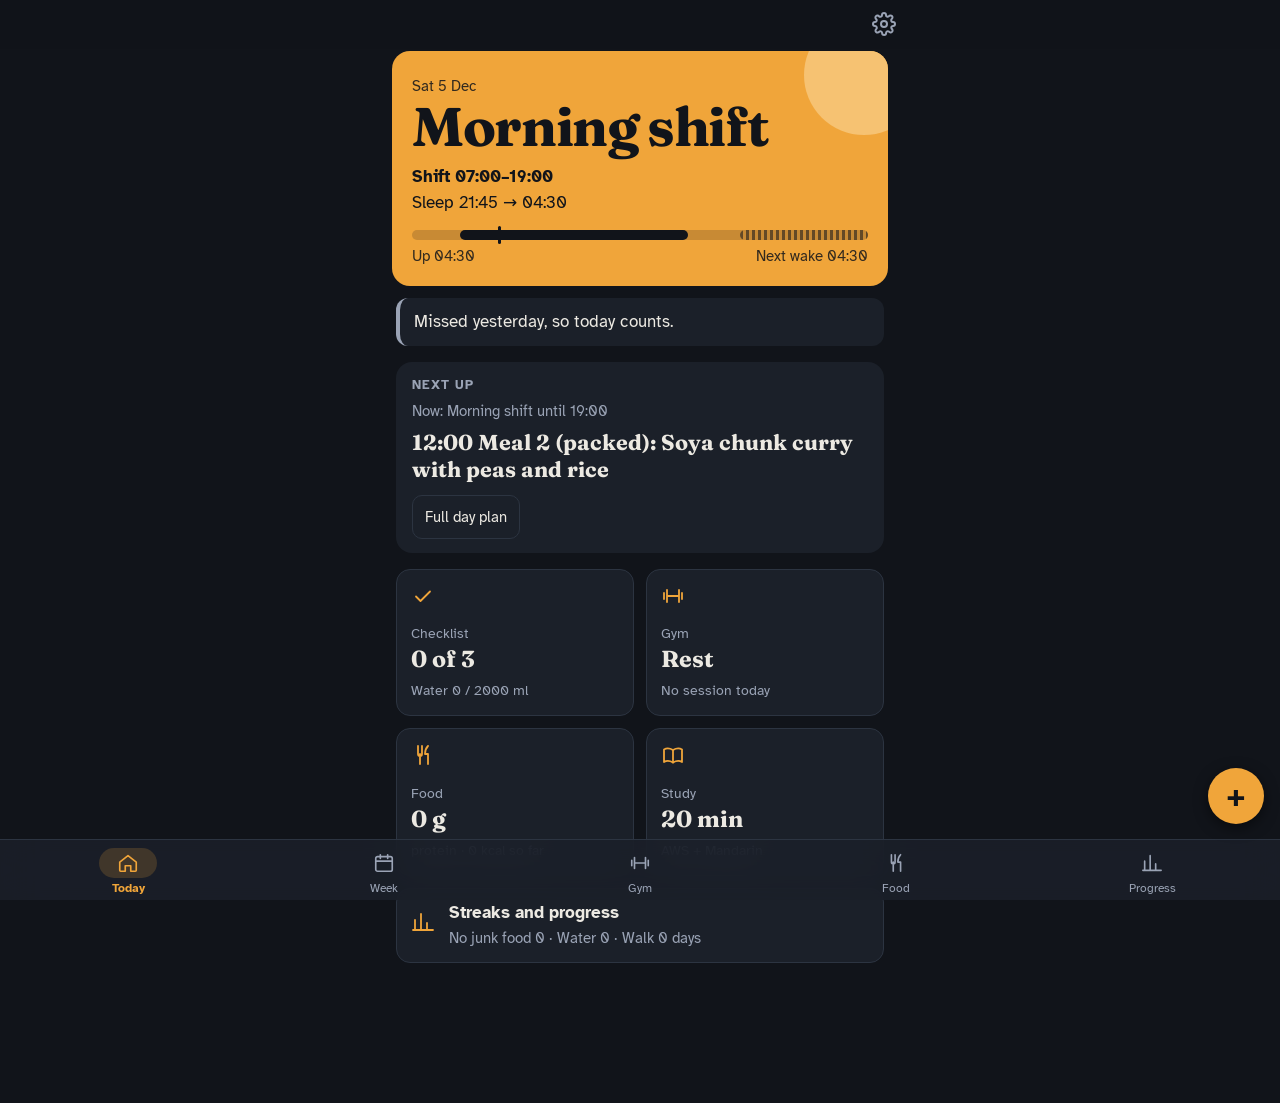
<file: index.html>
<!doctype html>
<html lang="en">
<head>
<meta charset="utf-8">
<meta name="viewport" content="width=device-width, initial-scale=1, viewport-fit=cover">
<meta name="theme-color" content="#11141a">
<meta name="apple-mobile-web-app-capable" content="yes">
<meta name="mobile-web-app-capable" content="yes">
<meta name="apple-mobile-web-app-status-bar-style" content="black-translucent">
<meta name="apple-mobile-web-app-title" content="Routine">
<link rel="manifest" href="manifest.webmanifest">
<link rel="apple-touch-icon" href="icons/apple-touch-icon.png">
<link rel="icon" type="image/png" sizes="32x32" href="icons/favicon-32.png">
<link rel="preload" href="fonts/atkinson-400.woff2" as="font" type="font/woff2" crossorigin>
<link rel="preload" href="fonts/fraunces-700.woff2" as="font" type="font/woff2" crossorigin>
<title>Routine</title>
<link rel="stylesheet" href="styles.css">
</head>
<body>
<header id="appbar" class="appbar"></header>
<main id="main"><p class="muted" style="padding-top:40px">Loading your day…</p></main>
<div id="fab"></div>
<div id="toast" class="toast" role="status" aria-live="polite" hidden></div>
<nav class="tabs" aria-label="Main">
  <a href="#/today" data-tab="today"><svg viewBox="0 0 24 24" width="22" height="22" fill="none" stroke="currentColor" stroke-width="1.8" stroke-linecap="round" stroke-linejoin="round" aria-hidden="true"><path d="M3 11l9-7 9 7v9a1 1 0 0 1-1 1h-5v-6H9v6H4a1 1 0 0 1-1-1z"/></svg><span>Today</span></a><a href="#/week" data-tab="week"><svg viewBox="0 0 24 24" width="22" height="22" fill="none" stroke="currentColor" stroke-width="1.8" stroke-linecap="round" stroke-linejoin="round" aria-hidden="true"><rect x="3" y="5" width="18" height="16" rx="2"/><path d="M3 10h18M8 3v4M16 3v4"/></svg><span>Week</span></a><a href="#/gym" data-tab="gym"><svg viewBox="0 0 24 24" width="22" height="22" fill="none" stroke="currentColor" stroke-width="1.8" stroke-linecap="round" stroke-linejoin="round" aria-hidden="true"><path d="M3 9v6M6 6v12M18 6v12M21 9v6M6 12h12"/></svg><span>Gym</span></a>
  <a href="#/food" data-tab="food"><svg viewBox="0 0 24 24" width="22" height="22" fill="none" stroke="currentColor" stroke-width="1.8" stroke-linecap="round" stroke-linejoin="round" aria-hidden="true"><path d="M7 3v8a2 2 0 0 0 4 0V3M9 11v10M17 3c-2 2-3 5-3 8h3v10"/></svg><span>Food</span></a><a href="#/progress" data-tab="progress"><svg viewBox="0 0 24 24" width="22" height="22" fill="none" stroke="currentColor" stroke-width="1.8" stroke-linecap="round" stroke-linejoin="round" aria-hidden="true"><path d="M4 20V10M10 20V4M16 20v-7M22 20H2"/></svg><span>Progress</span></a>
</nav>
<noscript><p>Routine needs JavaScript turned on.</p></noscript>
<script type="module" src="js/app.js"></script>
</body>
</html>
</file>
<file: styles.css>
/* Bundled fonts (SIL OFL 1.1, see fonts/OFL-*.txt). Latin subset, woff2 only.
   This file is concatenated into /styles.css at the repo root, so url() paths are
   relative to the root ("fonts/…"), not to this styles/ folder. */
@font-face{font-family:"Fraunces";font-style:normal;font-weight:600;font-display:swap;
  src:url('fonts/fraunces-600.woff2') format('woff2');
  unicode-range:U+0000-00FF,U+0131,U+0152-0153,U+02BB-02BC,U+02C6,U+02DA,U+02DC,U+0304,U+0308,U+0329,U+2000-206F,U+20AC,U+2122,U+2191,U+2193,U+2212,U+2215,U+FEFF,U+FFFD}
@font-face{font-family:"Fraunces";font-style:normal;font-weight:700;font-display:swap;
  src:url('fonts/fraunces-700.woff2') format('woff2');
  unicode-range:U+0000-00FF,U+0131,U+0152-0153,U+02BB-02BC,U+02C6,U+02DA,U+02DC,U+0304,U+0308,U+0329,U+2000-206F,U+20AC,U+2122,U+2191,U+2193,U+2212,U+2215,U+FEFF,U+FFFD}
@font-face{font-family:"Atkinson Hyperlegible";font-style:normal;font-weight:400;font-display:swap;
  src:url('fonts/atkinson-400.woff2') format('woff2');
  unicode-range:U+0000-00FF,U+0131,U+0152-0153,U+02BB-02BC,U+02C6,U+02DA,U+02DC,U+0304,U+0308,U+0329,U+2000-206F,U+20AC,U+2122,U+2191,U+2193,U+2212,U+2215,U+FEFF,U+FFFD}
@font-face{font-family:"Atkinson Hyperlegible";font-style:normal;font-weight:700;font-display:swap;
  src:url('fonts/atkinson-700.woff2') format('woff2');
  unicode-range:U+0000-00FF,U+0131,U+0152-0153,U+02BB-02BC,U+02C6,U+02DA,U+02DC,U+0304,U+0308,U+0329,U+2000-206F,U+20AC,U+2122,U+2191,U+2193,U+2212,U+2215,U+FEFF,U+FFFD}

/* Palette (see docs/reference.md)
   Ink    #11141a  page background
   Slate  #1b2029  raised surfaces
   Bone   #ece9e2  main text
   Mist   #9aa3b5  secondary text, outlines
   Ember  #f0a53a  accent, progress, focus, morning block
   Indigo #26305c  night block
*/
:root{--ink:#11141a;--slate:#1b2029;--line:#2c3441;--bone:#ece9e2;--mist:#9aa3b5;--ember:#f0a53a;--indigo:#26305c;--indigo-hi:#5a6bc4;
--display:"Fraunces",Georgia,"Iowan Old Style",serif;--text:"Atkinson Hyperlegible",system-ui,-apple-system,"Segoe UI",sans-serif;
color-scheme:dark}
*{box-sizing:border-box}
html{-webkit-text-size-adjust:100%}
body{margin:0;background:var(--ink);color:var(--bone);font:17px/1.45 var(--text)}
main{max-width:520px;margin:0 auto;padding:calc(env(safe-area-inset-top) + 8px) max(16px, env(safe-area-inset-right)) calc(84px + env(safe-area-inset-bottom)) max(16px, env(safe-area-inset-left))}
h1,h2,h3{margin:0}
h2{font-size:1.08rem;font-weight:700;margin:26px 0 10px}
h3{font-size:1rem;font-weight:700;margin:14px 0 6px}
p{margin:6px 0}
a{color:var(--ember)}
.page-title{font:700 2rem/1.1 var(--display);margin:18px 0 4px;letter-spacing:-.01em}
.muted{color:var(--mist);font-size:.94rem}
.num{font-variant-numeric:tabular-nums}

/* Callouts */
.note{background:var(--slate);border-left:4px solid var(--ember);padding:12px 14px;margin:12px 0;border-radius:0 6px 6px 0}
.note.alert{border-left-color:#e8735a}
.note.calm{border-left-color:var(--mist)}

/* Lists and rows */
.list{list-style:none;margin:0;padding:0;display:grid;gap:8px}
.rules{list-style:none;margin:0;padding:0}
.rules>li{padding:12px 0;border-bottom:1px solid var(--line)}
.rules>li:last-child{border-bottom:0}
.row{display:flex;gap:8px;align-items:center;flex-wrap:wrap}
.grow{flex:1;min-width:0}
.item{display:flex;gap:8px}
.tile{background:var(--slate);border-radius:6px;padding:14px}

/* Buttons. Every tap target is at least 44px. */
.btn,.check,.add{min-height:48px;font:inherit;font-size:1rem;color:var(--bone);background:var(--slate);border:1px solid var(--line);border-radius:6px;cursor:pointer;padding:0 14px;display:inline-flex;align-items:center;justify-content:center;gap:6px;text-decoration:none}
.btn.primary{background:var(--ember);color:var(--ink);border-color:var(--ember);font-weight:700}
.btn.ghost{background:transparent}
.btn.small{min-height:44px;padding:0 12px;font-size:.95rem}
.btn.wide,.wide{width:100%}
.btn[disabled]{opacity:.45;cursor:default}
.btn[aria-pressed=true]{border-color:var(--ember);background:#2a2518}
.chips{display:flex;flex-wrap:wrap;gap:8px}

/* Checklist toggle */
.check{flex:1;justify-content:flex-start;text-align:left;padding:0 14px 0 48px;position:relative}
.check::before{content:"";position:absolute;left:14px;width:22px;height:22px;border:2px solid var(--mist);border-radius:5px}
.check[aria-pressed=true],.check[data-done=true]{border-color:var(--ember);background:#2a2518}
.check[aria-pressed=true]::before,.check[data-done=true]::before{content:"\2713";background:var(--ember);border-color:var(--ember);color:var(--ink);font-weight:700;text-align:center;line-height:18px}
.add{min-width:56px;padding:0 10px}

/* Forms. Inputs are 16px or larger so iOS never zooms on focus. */
label{display:block}
.field{display:grid;gap:4px;margin:10px 0}
.field>span{color:var(--mist);font-size:.92rem}
input,select,textarea{font:inherit;font-size:16px;color:var(--bone);background:var(--ink);border:1px solid var(--line);border-radius:6px;min-height:48px;padding:0 12px;width:100%}
textarea{padding:10px 12px;min-height:80px}
input[type=checkbox],input[type=radio]{width:22px;height:22px;min-height:0;accent-color:var(--ember)}
.toggle{display:flex;align-items:center;gap:12px;min-height:48px}

/* Fold-out sections */
details.fold{background:var(--slate);border-radius:6px;margin:8px 0;padding:0 14px}
details.fold>summary{min-height:48px;display:flex;align-items:center;font-weight:600;cursor:pointer;list-style:none}
details.fold>summary::-webkit-details-marker{display:none}
details.fold>summary::after{content:"+";margin-left:auto;color:var(--mist);font-weight:400}
details.fold[open]>summary::after{content:"\2212"}
details.fold[open]{padding-bottom:12px}

/* Segmented sub-navigation inside a tab */
.seg{display:flex;gap:4px;background:var(--slate);border-radius:8px;padding:4px;margin:12px 0}
.seg a,.seg button{flex:1;min-height:44px;display:grid;place-items:center;color:var(--mist);text-decoration:none;border-radius:6px;font:inherit;font-size:.95rem;background:none;border:0;cursor:pointer}
.seg [aria-current=page],.seg [aria-pressed=true]{background:var(--ink);color:var(--bone);font-weight:700}

/* Progress */
.bar{height:6px;background:var(--slate);border-radius:3px;margin-top:8px;overflow:hidden}
.bar>b{display:block;height:100%;background:var(--ember)}
.tag{display:inline-block;font-size:.85rem;color:var(--mist);border:1px solid var(--line);border-radius:4px;padding:1px 6px;margin-right:4px}

:focus-visible{outline:3px solid var(--ember);outline-offset:2px}

/* Bottom tab bar */
nav.tabs{position:fixed;inset:auto 0 0;display:flex;background:var(--slate);border-top:1px solid var(--line);padding:0 env(safe-area-inset-right) env(safe-area-inset-bottom) env(safe-area-inset-left);z-index:5}
nav.tabs a{flex:1;min-height:56px;display:grid;place-items:center;color:var(--mist);text-decoration:none;font-size:.8rem}
nav.tabs a[aria-current]{color:var(--ember);font-weight:700}

@media (prefers-reduced-motion:no-preference){.bar>b{transition:width .2s}}

/* Today header: the one bold element in the app. */
.hero{margin:10px -4px 0;padding:22px 20px 18px;border-radius:8px;position:relative;overflow:hidden}
.hero h1{font:700 clamp(2.6rem,13vw,3.4rem)/.95 var(--display);margin:4px 0 12px;letter-spacing:-.025em}
.hero p{margin:2px 0}
.hero .hero-date{font-size:.95rem;opacity:.85}
.hero .hero-shift{font-weight:700}
.hero.night{background:var(--indigo);color:var(--bone)}
.hero.night::after{content:"";position:absolute;right:-40px;top:-40px;width:150px;height:150px;border-radius:50%;box-shadow:-22px 18px 0 0 #3a4683;pointer-events:none}
.hero.morning{background:var(--ember);color:var(--ink)}
.hero.morning::after{content:"";position:absolute;right:-36px;top:-36px;width:120px;height:120px;border-radius:50%;background:#f6c272;pointer-events:none}
.hero.off{background:var(--slate);box-shadow:inset 0 0 0 2px var(--mist)}
.hero>*{position:relative;z-index:1}
.strip{position:relative;height:10px;border-radius:5px;background:rgba(255,255,255,.14);margin-top:14px}
.hero.morning .strip{background:rgba(17,20,26,.18)}
.strip i{position:absolute;top:0;bottom:0;border-radius:5px}
.strip .sh{background:var(--bone)}
.hero.morning .strip .sh{background:var(--ink)}
.strip .sl{background:repeating-linear-gradient(90deg,currentColor 0 3px,transparent 3px 6px);opacity:.55}
.strip .now{width:3px;top:-4px;bottom:-4px;background:currentColor;border-radius:2px}
.strip-legend{display:flex;justify-content:space-between;margin-top:6px;color:inherit;opacity:.85}

.next .next-main{font-size:1.15rem;font-weight:700;margin:4px 0 10px}
.switch h2{margin:0 0 6px}
.switch .today{font-weight:700}
.switch li b{color:var(--ember)}

/* 4-week grid */
.grid{display:grid;grid-template-columns:repeat(7,1fr);gap:4px;max-width:360px}
.grid i{aspect-ratio:1;border-radius:3px;background:var(--slate)}
.grid .c1{background:#6b4f1d}.grid .c2{background:#b07a22}.grid .c3{background:var(--ember)}
.grid .today{outline:2px solid var(--bone);outline-offset:1px}

/* Week */
.weeknav{margin:8px 0 12px}
.weeklist .day{display:grid;gap:2px;padding:12px 14px;background:var(--slate);border-radius:6px;border-left:6px solid var(--mist);color:var(--bone);text-decoration:none}
.weeklist .day.night{border-left-color:var(--indigo-hi)}
.weeklist .day.morning{border-left-color:var(--ember)}
.weeklist .day.now{outline:2px solid var(--bone)}
.weeklist .day span{color:var(--mist);font-size:.92rem}

/* Day timeline */
.timeline{list-style:none;margin:0;padding:0 0 0 14px;border-left:2px solid var(--line)}
.timeline li{display:grid;grid-template-columns:6.4rem 1fr;gap:8px;padding:8px 0;position:relative}
.timeline li::before{content:"";position:absolute;left:-21px;top:13px;width:10px;height:10px;border-radius:50%;background:var(--mist)}
.timeline .tl-shift::before{background:var(--indigo-hi)}
.timeline .tl-gym::before,.timeline .tl-cook::before{background:var(--ember)}
.timeline .tl-study::before{background:var(--bone)}
.timeline .tl-sleep{color:var(--mist)}
.tl-time{color:var(--mist);font-size:.92rem}
.customshift{margin-top:8px}
.movepick{margin-top:10px}

/* Toast */
.toast{position:fixed;left:50%;transform:translateX(-50%);bottom:calc(68px + env(safe-area-inset-bottom));background:var(--bone);color:var(--ink);padding:10px 16px;border-radius:6px;font-weight:700;z-index:10;max-width:90vw}

/* Progress module */
.prog-sr{position:absolute;width:1px;height:1px;overflow:hidden;clip:rect(0 0 0 0);white-space:nowrap}
.prog-big{font:700 2.6rem/1 var(--display);margin:4px 0 10px}
.prog-big small{font:400 1rem var(--text);color:var(--mist)}
.prog-latest .row:last-child{margin-top:12px}
.prog-gap{margin-top:8px}
.prog-form{margin:8px 0 16px}
.prog-bar{margin:6px 0 2px}
.prog-today .btn{margin-top:4px}
.prog-review>li>p{margin:2px 0 0;font-size:1.05rem}
.prog-month h2{font:700 1.25rem/1.2 var(--display);margin-top:24px}
.chart{margin:8px 0}
.chart svg{width:100%;height:auto;display:block}

/* Habit heatmap: one column per week (Mon at top), digits carry the meaning, colour backs it up */
.prog-heat{display:flex;gap:4px;margin:12px 0;overflow-x:auto}
.prog-days,.prog-grid{display:grid;grid-template-rows:repeat(7,1fr);gap:3px}
.prog-grid{grid-auto-flow:column;grid-auto-columns:minmax(20px,1fr);flex:1}
.prog-days span{font-size:.75rem;color:var(--mist);display:grid;place-items:center;height:22px;width:16px}
.prog-cell{display:inline-grid;place-items:center;height:22px;min-width:20px;border-radius:3px;font:normal 700 .72rem/1 var(--text);font-variant-numeric:tabular-nums}
.prog-cell.none{background:transparent;border:1px dashed var(--line)}
.prog-cell.c0{background:var(--slate);color:var(--mist)}
.prog-cell.c1{background:#4a3a1c;color:var(--bone)}
.prog-cell.c2{background:#b07a2c;color:var(--ink)}
.prog-cell.c3{background:var(--ember);color:var(--ink)}
.prog-legend{display:flex;align-items:center;gap:6px;flex-wrap:wrap}
.prog-legend .prog-cell{width:22px}

/* Settings screen */
.set-fold h3{margin-top:18px}
.set-fold .set-sub{font-size:1rem;margin:22px 0 4px;padding-top:14px;border-top:1px solid var(--line)}
.set-fold small{display:block;font-size:.88rem;line-height:1.35}
.set-pair{display:grid;grid-template-columns:1fr 1fr;gap:10px}
.set-pair .field{margin:6px 0;min-width:0}
.set-err{color:#f19a85;font-size:.92rem}
.set input[aria-invalid=true]{border-color:#e8735a}
.set fieldset{border:1px solid var(--line);border-radius:6px;margin:12px 0;padding:4px 12px 8px;display:grid;grid-template-columns:1fr 1fr;column-gap:8px}
.set legend{padding:0 6px;color:var(--mist);font-size:.92rem}
.set .toggle span{min-width:0}
.set-ov>li{gap:12px;flex-wrap:nowrap}
.set-past{margin:6px 0 10px}
.set-past>summary{min-height:44px;display:flex;align-items:center;color:var(--mist);cursor:pointer}
.set-actions{display:grid;gap:8px;margin:12px 0}
.set-file{position:relative;overflow:hidden}
.set-file input{position:absolute;inset:0;opacity:0;width:100%;height:100%;cursor:pointer}
.set-file:focus-within{outline:3px solid var(--ember);outline-offset:2px}
.set-danger{color:#f19a85;border-color:#6b3a33;background:transparent}
.set-fold .btn.wide{margin-top:8px}
@media (max-width:360px){.set-pair,.set fieldset{grid-template-columns:1fr}}

/* Study (#/study, #/study/plan, #/study/week) and the study card on Today */
.study-count{font-size:1.05rem;margin:10px 0}
.study-count b{font:700 1.6rem/1 var(--display);color:var(--ember);margin-right:2px}
.study-book{margin:10px 0}
.study-book .check{min-width:0}
.study-topic{font:700 1.3rem/1.2 var(--display);margin:6px 0}
.study-log{display:grid;gap:8px;margin:10px 0}
.study-log .check{width:100%}
.study-min{margin:0}
.study-min input{max-width:160px}
.study-man{margin-top:8px}
.study-man .check{min-width:0}
.study-card>li>p{margin:4px 0}
.study-card .check{width:100%;margin-top:8px}
.study-topics .btn{flex:none}
.study-topics p{margin:2px 0 0}
.study-week>summary{gap:8px}
.study-sum{margin-left:auto;margin-right:12px;font-variant-numeric:tabular-nums}
.study-day p{margin:4px 0}
.study-day .check{width:100%;margin-top:8px}
.study-day.is-today,.study-days>li.is-today{border-left:3px solid var(--ember);padding-left:10px}
.study-bar{margin:14px 0}
.study-weeknav{margin:12px 0}
.study-weeknav .grow{text-align:center;color:var(--mist)}
.study-days>li{gap:12px}
.study-booked{display:flex;align-items:center;gap:8px;flex-wrap:wrap}

/* Gym (#/gym, #/gym/session, #/gym/summary/<id>, #/gym/ex/<id>, #/gym/history) and the gym card on Today.
   Uses base tokens only. Every control is at least 44px tall, inputs are 16px, nothing is wider than the
   390px phone (long text wraps, number rows wrap, grids use minmax(0,1fr)). */

/* Overview: today's / next session and the coming-up list */
.gym-now{background:var(--slate);border-radius:6px;border-left:4px solid var(--ember);padding:14px;margin:14px 0}
.gym-now h2{margin:0 0 6px;font:700 1.35rem/1.2 var(--display);overflow-wrap:anywhere}
.gym-now p{margin:4px 0}
.gym-now .row{margin-top:10px}
.gym-now .btn.wide{margin-top:8px}
.gym-up>li{min-width:0}
.gym-up .row>a{display:flex;align-items:center;min-height:44px;color:var(--bone);text-decoration:none;overflow-wrap:anywhere}
.gym-up .row>a b{color:var(--ember)}
.gym-up p{margin:0 0 4px}
.gym-acts{margin-top:6px}
.gym-acts .btn{flex:0 1 auto}

/* Planned exercises (preview, day view) */
.gym-plan{counter-reset:ex}
.gym-plan>li{counter-increment:ex;position:relative;padding-left:34px;min-width:0}
.gym-plan>li::before{content:counter(ex);position:absolute;left:0;top:12px;width:24px;height:24px;border-radius:50%;background:var(--slate);border:1px solid var(--line);color:var(--mist);font-size:.85rem;display:grid;place-items:center;font-variant-numeric:tabular-nums}
.gym-plan a{display:inline-flex;align-items:center;min-height:44px;overflow-wrap:anywhere}
.gym-plan p{margin:0 0 2px}

/* How-to block */
.gym-how{margin:10px 0 12px;display:grid;gap:2px}
.gym-how dt{font-weight:700;margin-top:10px}
.gym-how dt:first-child{margin-top:0}
.gym-how dd{margin:0;color:var(--bone);overflow-wrap:anywhere}

/* Active session */
#gym-session{min-width:0}
.gym-safety{font-size:.94rem}
.gym-guided{margin:10px 0}
.gym-exname{font:700 1.7rem/1.15 var(--display);margin:2px 0 6px;overflow-wrap:anywhere}
.gym-exname a{color:var(--bone);text-decoration:none;display:inline-block;min-height:44px;line-height:1.15;padding:4px 0}
.gym-target{margin:6px 0 2px;font-size:1.3rem;display:flex;flex-wrap:wrap;align-items:baseline;gap:4px 10px}
.gym-target b{color:var(--ember);font-weight:700}
.gym-target .muted{font-size:.94rem}
.gym-lb{display:block;margin:2px 0 10px;overflow-wrap:anywhere}
.gym-pr{margin:10px 0;font-weight:700}
.gym-guided>.btn.wide{min-height:56px;font-size:1.1rem;margin:6px 0 4px}
.gym-guided>.row{margin:8px 0}
.gym-guided>.chips{margin:8px 0}
.gym-edit{margin:10px 0}
.gym-edit .btn.wide{margin-top:4px}
.gym-upnext{margin:12px 0;padding:10px 12px;background:var(--slate);border-radius:6px;overflow-wrap:anywhere}
.gym-upnext .muted{margin-right:4px}

/* Weight and rep fields */
.gym-inputs{align-items:flex-start;flex-wrap:wrap;gap:8px}
.gym-in{flex:1 1 120px;min-width:0;margin:6px 0}
.gym-in input{text-align:center;font-size:1.15rem;font-variant-numeric:tabular-nums}

/* Effort chips: five equal buttons that fit 390px */
.gym-rpe{display:grid;grid-template-columns:repeat(5,minmax(0,1fr));gap:8px;margin:6px 0 10px}
.gym-rpe .btn{padding:0;min-width:0}

/* Rest timer */
.gym-rest{background:var(--slate);border:1px solid var(--line);border-radius:6px;padding:12px 14px;margin:12px 0;text-align:center}
.gym-clock{font:700 3rem/1 var(--display);font-variant-numeric:tabular-nums;color:var(--ember);margin:2px 0}
.gym-rest-msg{margin:4px 0 8px;overflow-wrap:anywhere}
.gym-rest .row{justify-content:center}
.gym-rest.over{border-color:var(--ember);background:#2a2518}
.gym-rest.over .gym-clock{color:var(--bone)}
.gym-rest.over .gym-rest-msg{color:var(--bone)}

/* All-sets list */
.gym-list>li{min-width:0}
.gym-list h3{margin:4px 0 4px}
.gym-list h3 a{display:inline-flex;align-items:center;min-height:44px;color:var(--bone);overflow-wrap:anywhere}
.gym-sets{list-style:none;margin:0;padding:0;display:grid;gap:8px}
.gym-set{background:var(--slate);border:1px solid var(--line);border-radius:6px;padding:10px 12px;min-width:0}
.gym-set .row{margin:2px 0}
.gym-set .gym-lb{margin:0 0 6px}
.gym-set.done{border-left:4px solid var(--ember);background:#211f1a}
.gym-set.done b{overflow-wrap:anywhere}

/* Finish */
.gym-finish{margin:18px 0 8px;padding-top:6px}
.gym-finish h2{margin-top:8px}
.gym-finish .chips{margin:8px 0}
.gym-finish .chips .btn{flex:1 1 0;min-width:0}
.gym-finish .btn.wide{margin-top:6px}

/* Summary */
.gym-sum{display:grid;grid-template-columns:repeat(2,minmax(0,1fr));gap:8px;margin:12px 0}
.gym-sum>div{background:var(--slate);border-radius:6px;padding:10px 12px;min-width:0}
.gym-sum dt{color:var(--mist);font-size:.92rem}
.gym-sum dd{margin:2px 0 0;font:700 1.35rem/1.2 var(--display);overflow-wrap:anywhere;text-transform:capitalize}
.gym-sum dd.num{text-transform:none}

@media (prefers-reduced-motion:no-preference){.gym-rest{transition:background .2s,border-color .2s}}

/* Running */
.gym-run,.gym-running{background:var(--slate);border-radius:12px;padding:14px;margin:14px 0;min-width:0}
.gym-run h2,.gym-running h2{margin:0 0 6px}
.gym-run p,.gym-running p{margin:6px 0;overflow-wrap:anywhere}
.gym-run .gym-target{font-size:1rem;display:block}
.gym-run .btn,.gym-running .go{min-height:44px}

/* Food module */
.food-totals{display:grid;gap:14px}
.food-big{margin:0;font-size:1.05rem}
.food-big .num{font:700 1.9rem/1 var(--display)}
.food-big small{font-size:.94rem;color:var(--mist)}
.food-meal{padding:14px 0}
.food-meal.done .food-name{color:var(--mist)}
.food-slot{margin:0}
.food-name{margin:2px 0;font-size:1.1rem;font-weight:700}
.food-meal .row{margin-top:8px}
.food-swap{margin:10px 0 0}
.food-chip{min-height:48px;flex-direction:column;align-items:flex-start;gap:0;padding:6px 12px;text-align:left;height:auto}
.food-chip .muted{font-size:.85rem}
.food-entry{padding-left:48px}
.food-next{margin:10px 0 8px}
.food-day{background:var(--slate);border-radius:6px;padding:12px 14px;border-left:6px solid var(--line)}
.food-day.now{outline:2px solid var(--bone)}
.food-day p{margin:2px 0}
.food-mini{list-style:none;margin:6px 0;padding:0;display:grid;gap:2px}
.food-mini .muted{display:inline-block;min-width:4.2rem}
.food-steps{padding-left:22px;display:grid;gap:10px;margin:8px 0}
.food-steps li{padding-left:2px}
.food-rlink{display:grid;gap:2px;min-height:48px;padding:10px 14px;background:var(--slate);border:1px solid var(--line);border-radius:6px;color:var(--bone);text-decoration:none}
.food-shopitem{height:auto;min-height:56px;padding-top:8px;padding-bottom:8px}
.food-shopitem[aria-pressed=true]{color:var(--mist)}
.food-shopitem[aria-pressed=true] .grow{text-decoration:line-through}

/* App-style home: tiles, sub-screens, quick add, tab icons, screen transition. */
.tiles{display:grid;grid-template-columns:1fr 1fr;gap:12px;margin:16px 0 12px}
.app-tile{display:flex;flex-direction:column;gap:2px;min-height:132px;padding:14px;border-radius:14px;background:var(--slate);border:1px solid var(--line);color:var(--bone);text-decoration:none}
.app-tile .ti{color:var(--ember);margin-bottom:6px}
.app-tile .tt{font-size:.9rem;color:var(--mist)}
.app-tile .tb{font:700 1.45rem/1.15 var(--display)}
.app-tile .ts{font-size:.88rem;color:var(--mist);margin-top:auto;padding-top:6px}
.app-tile.done{border-color:var(--ember);box-shadow:inset 0 0 0 1px var(--ember)}
.app-tile:active,.app-wide:active{transform:scale(.98)}
.app-wide{display:flex;align-items:center;gap:14px;min-height:64px;padding:12px 14px;border-radius:14px;background:var(--slate);border:1px solid var(--line);color:var(--bone);text-decoration:none}
.app-wide .ti{color:var(--ember)}
.back{display:inline-flex;align-items:center;min-height:44px;margin-top:6px;text-decoration:none;font-size:1.05rem}
main{padding-bottom:140px}
nav.tabs a{gap:2px;align-content:center;font-size:.72rem}
nav.tabs a svg{display:block;margin:0 auto}
nav.tabs a span{display:block}
.qa{position:fixed;right:16px;bottom:calc(72px + env(safe-area-inset-bottom));z-index:6;display:flex;flex-direction:column;align-items:flex-end;gap:10px}
.qa-btn{width:56px;height:56px;border-radius:50%;border:0;background:var(--ember);color:var(--ink);font:700 2rem/1 var(--text);box-shadow:0 4px 14px rgba(0,0,0,.5);cursor:pointer}
.qa-sheet{display:flex;flex-direction:column;gap:8px;padding:12px;background:var(--slate);border:1px solid var(--line);border-radius:14px;box-shadow:0 8px 24px rgba(0,0,0,.55)}
.qa-sheet .btn{justify-content:flex-start;min-width:240px}
@media (prefers-reduced-motion:reduce){.app-tile:active,.app-wide:active{transform:none}}

/* App feel: touch behaviour, top bar, tab bar, sheets, screen transitions. Loaded last. */
html,body{overscroll-behavior-y:none}
html{-webkit-tap-highlight-color:transparent}
button,.btn,.check,.add,.appbar,nav.tabs,.app-tile,.app-wide,.seg,summary,.qa{-webkit-user-select:none;user-select:none;-webkit-touch-callout:none;touch-action:manipulation}
h1[tabindex="-1"]:focus{outline:none}

/* Pressed state, like a native button */
.btn,.check,.add,.seg a,.seg button,.qa-btn,.ab-back,.ab-icon,nav.tabs svg{transition:transform .12s ease,filter .12s ease,background-color .15s,opacity .15s}
.btn:active,.check:active,.add:active,.seg a:active,.seg button:active,.qa-btn:active{transform:scale(.96);filter:brightness(1.18)}
.ab-back:active,.ab-icon:active{opacity:.55}
.btn.danger{background:#e8735a;border-color:#e8735a;color:var(--ink);font-weight:700}

/* Top bar: back button left, compact title (shows once the big title scrolls away), gear right */
.appbar{position:sticky;top:0;z-index:7;padding:env(safe-area-inset-top) max(6px,env(safe-area-inset-right)) 0 max(6px,env(safe-area-inset-left));background:rgba(17,20,26,.84);-webkit-backdrop-filter:blur(18px) saturate(1.5);backdrop-filter:blur(18px) saturate(1.5);border-bottom:1px solid transparent;transition:border-color .2s}
.appbar.titled{border-bottom-color:var(--line)}
.ab-in{position:relative;max-width:532px;margin:0 auto;height:48px;display:flex;align-items:center;justify-content:space-between}
.ab-side{display:flex;align-items:center;min-width:0;max-width:30%}
.ab-r{justify-content:flex-end}
.ab-back{display:inline-flex;align-items:center;gap:2px;min-height:44px;padding:0 10px 0 2px;color:var(--ember);text-decoration:none;font-size:1.02rem;max-width:100%}
.ab-back span{overflow:hidden;text-overflow:ellipsis;white-space:nowrap}
.ab-icon{display:grid;place-items:center;width:44px;height:44px;color:var(--mist);border-radius:50%}
.ab-title{position:absolute;left:50%;max-width:40%;font-weight:700;overflow:hidden;text-overflow:ellipsis;white-space:nowrap;pointer-events:none;opacity:0;transform:translate(-50%,6px);transition:opacity .18s,transform .18s}
.appbar.titled .ab-title{opacity:1;transform:translate(-50%,0)}
main{padding-top:0}
.page-title{margin-top:4px}
.hero{margin-top:2px}

/* Bottom tab bar: frosted, active icon sits in a pill */
nav.tabs{background:rgba(27,32,41,.86);-webkit-backdrop-filter:blur(18px) saturate(1.5);backdrop-filter:blur(18px) saturate(1.5)}
nav.tabs a{min-height:60px;padding-top:6px;font-size:.74rem}
nav.tabs a svg{box-sizing:content-box;width:22px;height:22px;padding:4px 18px;border-radius:16px}
nav.tabs a[aria-current] svg{background:rgba(240,165,58,.18)}
nav.tabs a:active svg{transform:scale(.88)}
.qa{bottom:calc(76px + env(safe-area-inset-bottom))}

/* Toast as a floating pill */
.toast{border-radius:999px;padding:10px 18px;bottom:calc(80px + env(safe-area-inset-bottom));box-shadow:0 6px 20px rgba(0,0,0,.45);animation:pop .2s cubic-bezier(.2,.8,.2,1)}
@keyframes pop{from{opacity:0;transform:translate(-50%,10px) scale(.96)}to{opacity:1;transform:translate(-50%,0)}}

/* Bottom sheets (js/sheet.js) */
.sheet-wrap{position:fixed;inset:0;z-index:20;display:flex;align-items:flex-end;justify-content:center}
.sheet-back{position:absolute;inset:0;background:rgba(0,0,0,.55);animation:fadein .2s ease-out}
.sheet{position:relative;width:100%;max-width:520px;max-height:85vh;overflow:auto;background:var(--slate);border-radius:20px 20px 0 0;padding:8px 20px calc(16px + env(safe-area-inset-bottom));box-shadow:0 -10px 30px rgba(0,0,0,.5);animation:sheetup .28s cubic-bezier(.2,.8,.2,1)}
.sheet-grip{display:block;width:40px;height:5px;border-radius:3px;background:var(--line);margin:0 auto 16px}
.sheet h2{font:700 1.35rem/1.2 var(--display);margin:0 0 6px}
.sheet-text p{white-space:pre-line;font-size:1.08rem;margin:4px 0}
.sheet h2+.sheet-text p{color:var(--mist);font-size:1rem}
.sheet-acts{display:grid;gap:8px;margin-top:20px}
.sheet-acts .btn{min-height:52px;font-size:1.05rem;border-radius:12px}
.sheet-wrap.closing .sheet{animation:sheetdown .18s ease-in forwards}
.sheet-wrap.closing .sheet-back{animation:fadeout .18s ease-in forwards}
@keyframes sheetup{from{transform:translateY(100%)}to{transform:none}}
@keyframes sheetdown{to{transform:translateY(100%)}}
@keyframes fadein{from{opacity:0}}
@keyframes fadeout{to{opacity:0}}

/* Screen transitions (js/shell.js): deeper screens slide in from the right, back from the left, tabs fade */
@keyframes in-fwd{from{opacity:0;transform:translateX(28px)}to{opacity:1;transform:none}}
@keyframes in-back{from{opacity:0;transform:translateX(-28px)}to{opacity:1;transform:none}}
@keyframes in-tab{from{opacity:0;transform:translateY(6px)}to{opacity:1;transform:none}}
main.nav-fwd{animation:in-fwd .26s cubic-bezier(.2,.8,.2,1)}
main.nav-back{animation:in-back .26s cubic-bezier(.2,.8,.2,1)}
main.nav-tab{animation:in-tab .2s ease-out}

@media (prefers-reduced-motion:reduce){
  main.nav-fwd,main.nav-back,main.nav-tab,.sheet,.sheet-back,.toast{animation:none}
  .sheet-wrap.closing .sheet,.sheet-wrap.closing .sheet-back{animation:none;opacity:0}
  .btn:active,.check:active,.add:active,.seg a:active,.seg button:active,.qa-btn:active,nav.tabs a:active svg{transform:none}
}

/* Screens: rounder surfaces, grouped lists with tappable rows */
.btn,.check,.add,input,select,textarea{border-radius:10px}
.note,.tile,details.fold,.gym-now,.food-day,.weeklist .day,.food-rlink{border-radius:12px}
.hero{border-radius:18px}
.seg{border-radius:12px}
.seg a,.seg button{border-radius:9px}
.bar{height:8px;border-radius:4px}
.rules:not(.note .rules, .tile .rules, .gym-now .rules, details .rules, .sheet .rules){background:var(--slate);border-radius:14px;padding:0 16px}
.rules a:not(.btn){text-decoration:none}
.rules>li>a:only-child,.go{display:flex;align-items:center;gap:12px;min-height:48px;margin:-12px 0;padding:12px 0;color:var(--bone);text-decoration:none}
.rules>li>a:only-child::after,.go::after{content:"";flex:none;width:8px;height:8px;margin:0 4px 0 auto;border-top:2px solid var(--mist);border-right:2px solid var(--mist);transform:rotate(45deg)}
.go .grow>.muted{display:block;font-size:.9rem;margin-top:2px}
.gym-up b{color:var(--ember)}

/* Today: "Next up" as a card */
.next{background:var(--slate);border-radius:16px;padding:14px 16px;margin-top:16px}
.next h2{margin:0 0 4px;font-size:.8rem;letter-spacing:.08em;text-transform:uppercase;color:var(--mist)}
.next .next-main{font:700 1.35rem/1.25 var(--display);margin:2px 0 12px}
.note>h2:first-child{margin-top:0}
</file>
